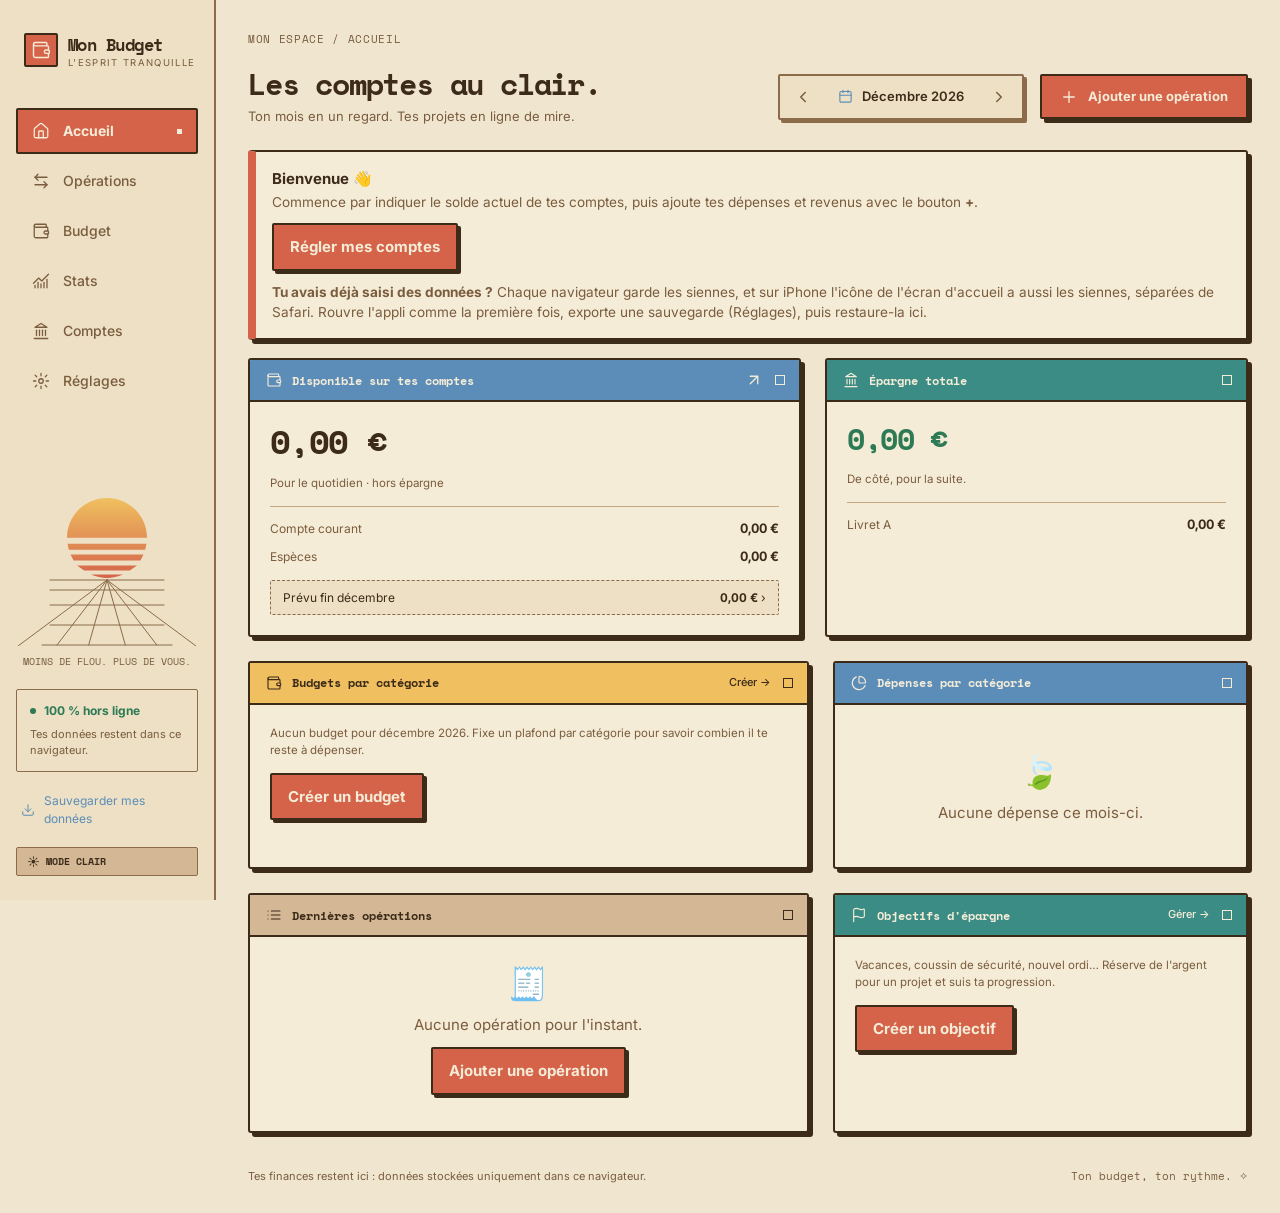
<file: index.html>
<!doctype html>
<html lang="fr">
<head>
  <meta charset="utf-8">
  <meta name="viewport" content="width=device-width, initial-scale=1, viewport-fit=cover">
  <title>Mon Budget</title>
  <meta name="description" content="Gestion de budget personnelle, hors ligne.">
  <meta name="theme-color" content="#f0e6d0" media="(prefers-color-scheme: light)">
  <meta name="theme-color" content="#1a1208" media="(prefers-color-scheme: dark)">
  <link rel="manifest" href="manifest.webmanifest">
  <link rel="icon" href="icons/icon.svg" type="image/svg+xml">
  <link rel="apple-touch-icon" href="icons/icon-192.png">
  <meta name="apple-mobile-web-app-capable" content="yes">
  <meta name="apple-mobile-web-app-status-bar-style" content="default">
  <link rel="preconnect" href="https://fonts.googleapis.com">
  <link rel="preconnect" href="https://fonts.gstatic.com" crossorigin>
  <link rel="stylesheet" href="https://fonts.googleapis.com/css2?family=Inter:wght@400;500;600;700&family=Space+Mono:wght@400;700&display=swap">
  <link rel="stylesheet" href="styles.css?v=7">
</head>
<body>
  <div class="app">
    <nav class="tabbar" aria-label="Navigation principale">
      <div class="brand">
        <span class="emblem" aria-hidden="true"><svg viewBox="0 0 24 24"><path d="M19 7V4a1 1 0 0 0-1-1H5a2 2 0 0 0 0 4h15a1 1 0 0 1 1 1v4h-3a2 2 0 0 0 0 4h3a1 1 0 0 0 1-1v-2a1 1 0 0 0-1-1" /><path d="M3 5v14a2 2 0 0 0 2 2h15a1 1 0 0 0 1-1v-4" /></svg></span>
        <span class="brand-txt"><strong>Mon Budget</strong><small>L'esprit tranquille</small></span>
      </div>
      <button data-view="home" class="tab">
        <svg viewBox="0 0 24 24" aria-hidden="true"><path d="M15 21v-8a1 1 0 0 0-1-1h-4a1 1 0 0 0-1 1v8" /><path d="M3 10a2 2 0 0 1 .709-1.528l7-5.999a2 2 0 0 1 2.582 0l7 5.999A2 2 0 0 1 21 10v9a2 2 0 0 1-2 2H5a2 2 0 0 1-2-2z" /></svg>
        <span>Accueil</span>
      </button>
      <button data-view="history" class="tab">
        <svg viewBox="0 0 24 24" aria-hidden="true"><path d="M8 3 4 7l4 4" /><path d="M4 7h16" /><path d="m16 21 4-4-4-4" /><path d="M20 17H4" /></svg>
        <span>Opérations</span>
      </button>
      <button data-view="plan" class="tab">
        <svg viewBox="0 0 24 24" aria-hidden="true"><path d="M19 7V4a1 1 0 0 0-1-1H5a2 2 0 0 0 0 4h15a1 1 0 0 1 1 1v4h-3a2 2 0 0 0 0 4h3a1 1 0 0 0 1-1v-2a1 1 0 0 0-1-1" /><path d="M3 5v14a2 2 0 0 0 2 2h15a1 1 0 0 0 1-1v-4" /></svg>
        <span>Budget</span>
      </button>
      <button data-view="stats" class="tab">
        <svg viewBox="0 0 24 24" aria-hidden="true"><path d="M12 16v5" /><path d="M16 14v7" /><path d="M20 10v11" /><path d="m22 3-8.646 8.646a.5.5 0 0 1-.708 0L9.354 8.354a.5.5 0 0 0-.707 0L2 15" /><path d="M4 18v3" /><path d="M8 14v7" /></svg>
        <span>Stats</span>
      </button>
      <button data-view="accounts" class="tab">
        <svg viewBox="0 0 24 24" aria-hidden="true"><path d="M3 22h18" /><path d="M6 18v-7" /><path d="M10 18v-7" /><path d="M14 18v-7" /><path d="M18 18v-7" /><path d="M12 2 20 7H4z" /></svg>
        <span>Comptes</span>
      </button>
      <button data-view="settings" class="tab tab-settings">
        <svg viewBox="0 0 24 24" aria-hidden="true"><circle cx="12" cy="12" r="3" /><path d="M12 2v3M12 19v3M4.2 4.2l2.1 2.1M17.7 17.7l2.1 2.1M2 12h3M19 12h3M4.2 19.8l2.1-2.1M17.7 6.3l2.1-2.1" /></svg>
        <span>Réglages</span>
      </button>

      <div class="side-foot">
        <figure class="sunset" aria-hidden="true">
          <svg viewBox="0 0 178 152">
            <defs><linearGradient id="sun-grad" x1="0" y1="4" x2="0" y2="84" gradientUnits="userSpaceOnUse"><stop offset="0" class="sun-a" /><stop offset="1" class="sun-b" /></linearGradient></defs>
            <path class="sun" d="M49 43.75C49 33.2 53.2 23.1 60.7 15.6 68.2 8.2 78.4 4 89 4s20.8 4.2 28.3 11.6c7.5 7.5 11.7 17.6 11.7 28.1H49ZM49.5 49.7h79l-1.3 6H50.8l-1.3-6Zm3 10.9h73l-3.1 6H55.6l-3.1-6Zm6.5 11h60l-7.2 5H66.2l-7.2-5Zm14 8.9h32c-10.7 4.6-21.3 4.6-32 0Z" />
            <path class="grid" d="M32 86H146M32 96H146M32 111H146M32 131H146M24 151H154M89 86 0 152M89 86 39 151M89 86 70.7 151M89 86 107.3 151M89 86 138.8 151M89 86 178 152" />
          </svg>
          <figcaption>Moins de flou. Plus de vous.</figcaption>
        </figure>
        <div class="local-box">
          <span class="local-state"><i></i>100 % hors ligne</span>
          <span class="local-note">Tes données restent dans ce navigateur.</span>
        </div>
        <button class="side-save" data-action="export">
          <svg viewBox="0 0 24 24" aria-hidden="true"><path d="M12 15V3" /><path d="M21 15v4a2 2 0 0 1-2 2H5a2 2 0 0 1-2-2v-4" /><path d="m7 10 5 5 5-5" /></svg>
          <span>Sauvegarder mes données</span>
        </button>
        <button class="theme-chip" data-action="theme-toggle" title="Changer de thème"><span class="theme-ico" aria-hidden="true"></span><span class="theme-label"></span></button>
      </div>
    </nav>

    <div class="main">
      <header class="topbar">
        <div class="top-text">
          <div class="crumb" aria-hidden="true">Mon espace / <span id="crumb">Accueil</span></div>
          <h1 id="title">Accueil</h1>
          <p id="subtitle" class="subtitle"></p>
        </div>
        <div class="top-tools">
          <div id="top-month"></div>
          <button class="top-add" data-action="open-add" title="Ajouter une opération (N)">
            <svg viewBox="0 0 24 24" aria-hidden="true"><path d="M12 5v14M5 12h14" /></svg>
            <span>Ajouter une opération</span>
          </button>
        </div>
        <button class="icon-btn topbar-settings" data-action="goto" data-view="settings" aria-label="Réglages">
          <svg viewBox="0 0 24 24" aria-hidden="true"><circle cx="12" cy="12" r="3" /><path d="M12 2v3M12 19v3M4.2 4.2l2.1 2.1M17.7 17.7l2.1 2.1M2 12h3M19 12h3M4.2 19.8l2.1-2.1M17.7 6.3l2.1-2.1" /></svg>
        </button>
      </header>
      <main id="view" class="view" tabindex="-1"></main>
      <footer class="page-foot">
        <span>Tes finances restent ici : données stockées uniquement dans ce navigateur.</span>
        <span class="mono">Ton budget, ton rythme. ✧</span>
      </footer>
    </div>

    <button id="fab" class="fab" aria-label="Ajouter une opération" title="Ajouter (N)">
      <svg viewBox="0 0 24 24" aria-hidden="true"><path d="M12 5v14M5 12h14" /></svg>
    </button>
  </div>

  <div id="sheet-root" class="sheet-root" hidden>
    <div class="sheet-backdrop" data-close></div>
    <section class="sheet" role="dialog" aria-modal="true" aria-labelledby="sheet-title">
      <div class="sheet-handle" aria-hidden="true"></div>
      <div id="sheet-body"></div>
    </section>
  </div>

  <div id="lock" class="lock" role="dialog" aria-modal="true" aria-label="Application verrouillée" hidden></div>

  <div id="toast" class="toast" role="status" aria-live="polite" hidden></div>

  <input id="import-file" type="file" accept="application/json,.json" hidden>
  <input id="csv-file" type="file" accept=".csv,text/csv,text/plain" hidden>

  <script src="plan.js?v=7"></script>
  <script src="stats.js?v=7"></script>
  <script src="csv.js?v=7"></script>
  <script src="lock.js?v=7"></script>
  <script src="app.js?v=7"></script>
</body>
</html>
</file>
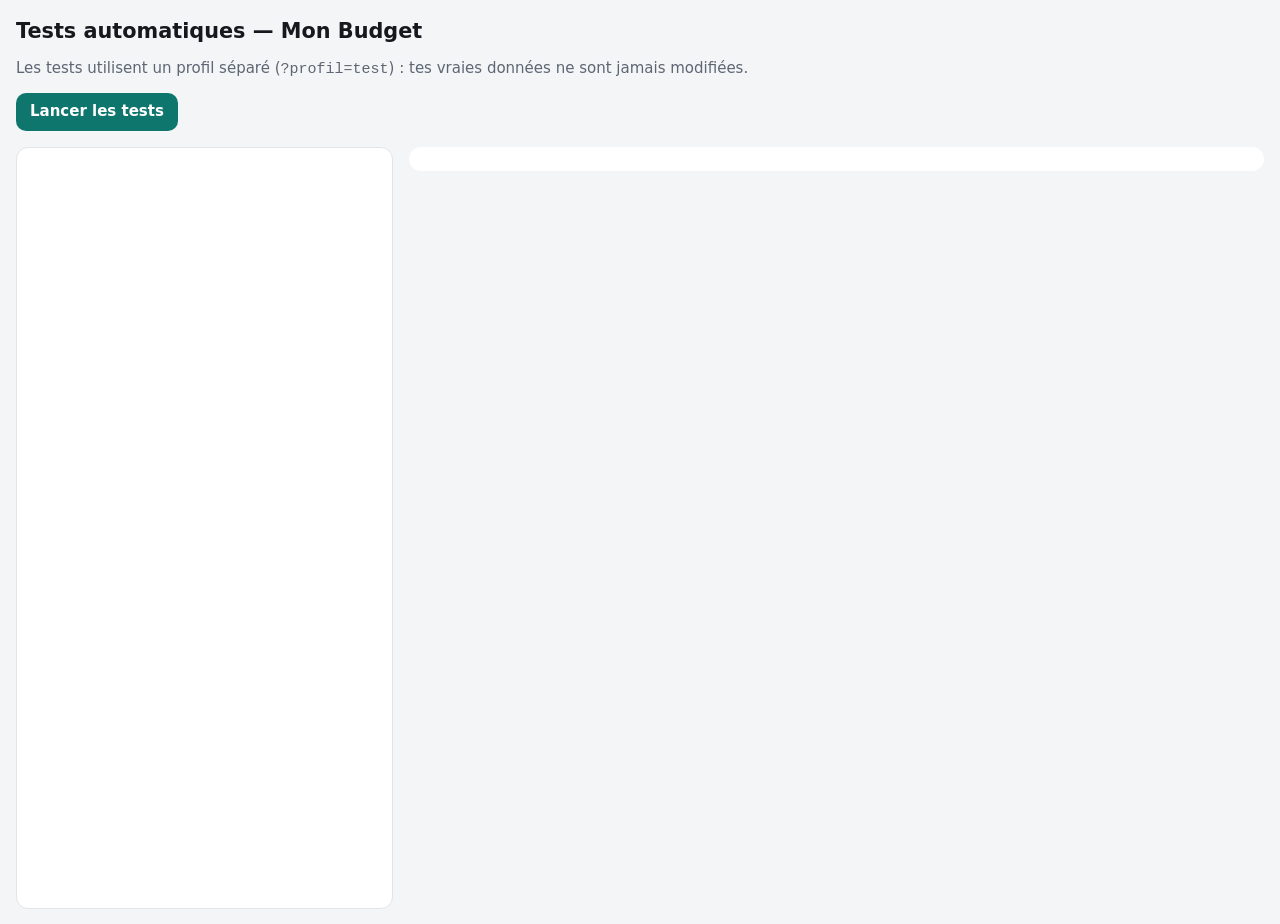
<file: tests/index.html>
<!doctype html>
<html lang="fr">
<head>
  <meta charset="utf-8">
  <meta name="viewport" content="width=device-width, initial-scale=1">
  <title>Tests Mon Budget</title>
  <style>
    :root { --bg: #f4f5f7; --surface: #fff; --text: #15181d; --text-2: #5d6673; --ok: #1b8a4c; --ko: #c23b32; --border: #e1e4e9; }
    @media (prefers-color-scheme: dark) {
      :root { --bg: #0e1116; --surface: #171b22; --text: #e9edf2; --text-2: #9aa4b2; --ok: #4ade80; --ko: #f87171; --border: #2a313d; }
    }
    body { margin: 0; background: var(--bg); color: var(--text); font: 15px/1.45 system-ui, sans-serif; }
    header { padding: 16px; display: flex; flex-wrap: wrap; align-items: center; gap: 12px; }
    h1 { margin: 0; font-size: 1.3rem; flex-basis: 100%; }
    p { margin: 0; color: var(--text-2); flex-basis: 100%; }
    button { font: inherit; padding: 8px 14px; border-radius: 10px; border: 0; background: #0f766e; color: #fff; font-weight: 700; cursor: pointer; }
    #summary { font-weight: 800; }
    .wrap { display: flex; flex-wrap: wrap; gap: 16px; padding: 0 16px 16px; align-items: flex-start; }
    iframe { border: 1px solid var(--border); border-radius: 12px; background: #fff; max-width: 100%; }
    ol { margin: 0; padding: 12px 12px 12px 36px; background: var(--surface); border-radius: 12px; flex: 1; min-width: 300px; max-height: 80vh; overflow: auto; }
    li { padding: 3px 0; }
    li.ok::marker { color: var(--ok); }
    li.ko { color: var(--ko); font-weight: 600; }
    li .err { display: block; font-weight: 400; font-size: .85rem; }
    li.group { list-style: none; margin: 10px 0 2px -20px; font-weight: 800; }
  </style>
</head>
<body>
  <header>
    <h1>Tests automatiques — Mon Budget</h1>
    <p>Les tests utilisent un profil séparé (<code>?profil=test</code>) : tes vraies données ne sont jamais modifiées.</p>
    <button id="run">Lancer les tests</button>
    <span id="summary"></span>
  </header>
  <div class="wrap">
    <iframe id="app" title="Application testée" width="375" height="760"></iframe>
    <ol id="results"></ol>
  </div>
  <script src="tests.js"></script>
</body>
</html>
</file>
<file: styles.css>
/* Mon Budget — styles (maquette Figma « Les comptes au clair », style fenêtres rétro) */
:root {
  --mono: "Space Mono", ui-monospace, "SFMono-Regular", Menlo, Consolas, monospace;
  --sans: Inter, system-ui, -apple-system, "Segoe UI", Roboto, sans-serif;

  --bg: #f0e6d0;          /* fond de page */
  --side: #ede0c4;        /* barre latérale */
  --surface: #f5ecd7;     /* fenêtres */
  --surface-2: #ede0c4;   /* champs, puces */
  --text: #3d2b1a;
  --text-2: #7a5c3e;
  --border: #c4a882;      /* séparateurs */
  --line: #8b6b4a;        /* contours secondaires */
  --ink: #3d2b1a;         /* contours des fenêtres et boutons */
  --ink-shadow: #3d2b1a;  /* ombre décalée */
  --track: #c4a882;       /* fond des jauges */
  --accent: #d4634a;
  --accent-soft: #f6d8c8;
  --on-accent: #f5ecd7;
  --income: #2d7a55;
  --expense: #c14030;
  --transfer: #5b8db8;
  --warn: #a8741a;
  --alert-bg: #fad9c8;
  --shadow: 4px 4px 0 var(--ink-shadow);
  --radius: 3px;
  --radius-sm: 2px;
  --tabbar-h: 64px;

  /* Barres de titre des fenêtres */
  --c-blue: #5b8db8;   --c-blue-ink: #f5ecd7;
  --c-teal: #3a8c85;   --c-teal-ink: #f5ecd7;
  --c-terra: #d4634a;  --c-terra-ink: #f5ecd7;
  --c-yellow: #f0c060; --c-yellow-ink: #3d2b1a;
  --c-tan: #d4b896;    --c-tan-ink: #3d2b1a;

  --series-1: #5b8db8; /* revenus */
  --series-2: #d4634a; /* dépenses */
  --grid: #e0d0b0;
  color-scheme: light;
}

@media (prefers-color-scheme: dark) {
  :root:not([data-theme="light"]) {
    --bg: #1a1208;
    --side: #221808;
    --surface: #2a1a0c;
    --surface-2: #362818;
    --text: #f5ecd7;
    --text-2: #c4a882;
    --border: #5a3d2b;
    --line: #5a3d2b;
    --ink: #5a3d2b;
    --ink-shadow: #5a3d2b;
    --track: #3d2818;
    --accent: #e8856a;
    --accent-soft: #4a1a10;
    --on-accent: #1a1208;
    --income: #5ecec6;
    --expense: #e8856a;
    --transfer: #7ab3d4;
    --warn: #e0b450;
    --alert-bg: #4a1a10;
    --c-blue: #7ab3d4;   --c-blue-ink: #1a1208;
    --c-teal: #5ecec6;   --c-teal-ink: #1a1208;
    --c-terra: #e8856a;  --c-terra-ink: #1a1208;
    --c-yellow: #c89a30; --c-yellow-ink: #1a1208;
    --c-tan: #5a3d2b;    --c-tan-ink: #f5ecd7;
    --series-1: #7ab3d4;
    --series-2: #e8856a;
    --grid: #3a2818;
    color-scheme: dark;
  }
}
:root[data-theme="dark"] {
  --bg: #1a1208;
  --side: #221808;
  --surface: #2a1a0c;
  --surface-2: #362818;
  --text: #f5ecd7;
  --text-2: #c4a882;
  --border: #5a3d2b;
  --line: #5a3d2b;
  --ink: #5a3d2b;
  --ink-shadow: #5a3d2b;
  --track: #3d2818;
  --accent: #e8856a;
  --accent-soft: #4a1a10;
  --on-accent: #1a1208;
  --income: #5ecec6;
  --expense: #e8856a;
  --transfer: #7ab3d4;
  --warn: #e0b450;
  --alert-bg: #4a1a10;
  --c-blue: #7ab3d4;   --c-blue-ink: #1a1208;
  --c-teal: #5ecec6;   --c-teal-ink: #1a1208;
  --c-terra: #e8856a;  --c-terra-ink: #1a1208;
  --c-yellow: #c89a30; --c-yellow-ink: #1a1208;
  --c-tan: #5a3d2b;    --c-tan-ink: #f5ecd7;
  --series-1: #7ab3d4;
  --series-2: #e8856a;
  --grid: #3a2818;
  color-scheme: dark;
}

* { box-sizing: border-box; }
html, body { margin: 0; min-height: 100%; }
body {
  background: var(--bg);
  color: var(--text);
  font: 15px/1.45 var(--sans);
  -webkit-font-smoothing: antialiased;
  -webkit-tap-highlight-color: transparent;
}
button, input, select, textarea { font: inherit; color: inherit; }
button { cursor: pointer; }
svg { fill: none; stroke: currentColor; stroke-width: 2; stroke-linecap: round; stroke-linejoin: round; }
h1, h2, h3 { font-family: var(--mono); }
.num { font-variant-numeric: tabular-nums; }
.mono { font-family: var(--mono); }
.pos { color: var(--income); }
.neg { color: var(--expense); }
:focus-visible { outline: 2px solid var(--accent); outline-offset: 2px; }

.app { max-width: 600px; margin: 0 auto; min-height: 100vh; position: relative; }

/* ---------- En-tête ---------- */
.topbar {
  display: grid; grid-template-columns: minmax(0, 1fr) auto; align-items: start; gap: 0 12px;
  padding: calc(env(safe-area-inset-top) + 16px) 16px 6px;
}
.top-text { min-width: 0; }
.crumb { font: 400 10px/1.4 var(--mono); letter-spacing: .06em; text-transform: uppercase; color: var(--text-2); }
.topbar h1 { margin: 2px 0 0; font-size: 1.45rem; line-height: 1.25; letter-spacing: -.04em; }
.subtitle { display: none; margin: 4px 0 0; font-size: 13px; color: var(--text-2); }
.topbar-settings { grid-column: 2; grid-row: 1; align-self: center; }
.top-tools { grid-column: 1 / -1; grid-row: 2; display: flex; align-items: center; gap: 16px; }
#top-month { flex: 1; min-width: 0; }
#top-month:empty { display: none; }
#top-month .month-switch { margin: 12px 0 4px; }
.top-add { display: none; }
.brand, .side-foot, .tab.tab-settings { display: none; }

.view { padding: 8px 16px 8px; outline: none; }
.page-foot {
  display: flex; flex-direction: column; align-items: center; gap: 4px; text-align: center;
  padding: 8px 16px calc(var(--tabbar-h) + 96px + env(safe-area-inset-bottom));
  font-size: 11px; color: var(--text-2);
}

/* ---------- Barre d'onglets (mobile) ---------- */
.tabbar {
  position: fixed; left: 0; right: 0; bottom: 0; z-index: 10;
  display: grid; grid-template-columns: repeat(5, 1fr);
  max-width: 600px; margin: 0 auto;
  height: calc(var(--tabbar-h) + env(safe-area-inset-bottom));
  padding-bottom: env(safe-area-inset-bottom);
  background: var(--side);
  border-top: 2px solid var(--ink);
}
.tab {
  border: 0; background: none; color: var(--text-2); position: relative;
  display: flex; flex-direction: column; align-items: center; justify-content: center; gap: 3px;
  font-size: .7rem; font-weight: 600;
}
.tab svg { width: 22px; height: 22px; stroke-width: 1.8; }
.tab span { white-space: nowrap; }
.tab[aria-current="page"] { color: var(--accent); font-weight: 700; }
.tab[aria-current="page"]::before {
  content: ""; position: absolute; top: -2px; left: 22%; right: 22%; height: 4px; background: var(--accent);
}

.fab {
  position: fixed; z-index: 11;
  right: max(16px, calc(50vw - 300px + 16px));
  bottom: calc(var(--tabbar-h) + 18px + env(safe-area-inset-bottom));
  width: 58px; height: 58px; border-radius: var(--radius); border: 2px solid var(--ink);
  background: var(--accent); color: var(--on-accent);
  box-shadow: 4px 4px 0 var(--ink-shadow);
  display: grid; place-items: center;
  transition: transform .12s ease, box-shadow .12s ease;
}
.fab:active { transform: translate(3px, 3px); box-shadow: 1px 1px 0 var(--ink-shadow); }
.fab svg { width: 26px; height: 26px; stroke-width: 2.4; }

/* ---------- Fenêtres et cartes ---------- */
.card {
  background: var(--surface); border: 2px solid var(--ink); border-radius: var(--radius);
  box-shadow: var(--shadow); padding: 16px; margin-bottom: 18px;
}
.win { padding: 0; display: flex; flex-direction: column; overflow: hidden; }
.win-bar {
  display: flex; align-items: center; gap: 10px; min-height: 42px; padding: 0 14px 0 16px;
  background: var(--bar); color: var(--bar-ink); border-bottom: 2px solid var(--ink);
}
.win-bar > svg { width: 16px; height: 16px; stroke-width: 1.7; flex: none; }
.win-bar h3 { margin: 0; flex: 1; min-width: 0; font-size: 12px; font-weight: 700; overflow: hidden; text-overflow: ellipsis; white-space: nowrap; }
.win-link { flex: none; background: none; border: 0; padding: 6px 2px; color: inherit; font-size: 11px; font-weight: 500; }
.win-link:hover { text-decoration: underline; }
.win-link.icon-only svg { width: 18px; height: 18px; stroke-width: 1.7; display: block; }
.win-ctl { flex: none; width: 10px; height: 10px; border: 1.5px solid currentColor; }
.win-body { padding: 18px 18px 20px; display: flex; flex-direction: column; gap: 14px; flex: 1; min-width: 0; }
.win-body > * { margin: 0; }
.note { margin: 0; font-size: 11.5px; color: var(--text-2); }
.note.tiny { font-size: 10.5px; }

.section-title {
  display: flex; align-items: center; justify-content: space-between;
  margin: 24px 2px 10px; font: 700 13px/1.3 var(--mono);
}
.section-title .link { font: 600 12.5px var(--sans); }
.muted { color: var(--text-2); }
.small { font-size: .85rem; }
.link { background: none; border: 0; padding: 0; color: var(--accent); font-weight: 600; }
.link:hover { text-decoration: underline; }
.empty { text-align: center; color: var(--text-2); padding: 24px 12px; }
.empty .big { font-size: 2rem; display: block; margin-bottom: 6px; }
.tip { border-left-width: 8px; border-left-color: var(--accent); }
.tip p { margin: 4px 0 10px; }

/* ---------- Sélecteur de mois ---------- */
.month-switch {
  display: flex; align-items: center; justify-content: space-between; gap: 8px;
  min-height: 46px; padding: 0 6px; margin-bottom: 16px;
  background: var(--side); border: 2px solid var(--line); border-radius: var(--radius-sm);
  box-shadow: 3px 3px 0 var(--line);
}
.month-switch .label { display: inline-flex; align-items: center; gap: 9px; font-weight: 600; font-size: 13px; text-transform: capitalize; }
.month-switch .label svg { width: 15px; height: 15px; color: var(--transfer); stroke-width: 1.8; }
.month-switch .icon-btn { border: 0; background: none; box-shadow: none; width: 34px; height: 34px; color: var(--text-2); }
.icon-btn {
  width: 38px; height: 38px; border-radius: var(--radius-sm); border: 2px solid var(--ink);
  background: var(--surface); color: var(--text);
  display: grid; place-items: center; flex: none;
}
.icon-btn svg { width: 18px; height: 18px; }
.icon-btn:disabled { opacity: .35; cursor: default; }

/* ---------- Accueil ---------- */
.home-row { display: flex; flex-direction: column; gap: 18px; margin-bottom: 18px; }
.home-row > .card, .home-stack > .card { margin: 0; min-width: 0; }
.home-stack { display: flex; flex-direction: column; gap: 18px; min-width: 0; }

.hero .amount { font: 700 30px/1.15 var(--mono); letter-spacing: -.05em; overflow-wrap: anywhere; }
.acc-lines { list-style: none; margin: 0; padding: 12px 0 0; display: grid; gap: 9px; border-top: 1px solid var(--border); }
.acc-lines li { display: flex; justify-content: space-between; align-items: baseline; gap: 12px; min-width: 0; font-size: 12px; color: var(--text-2); }
.acc-lines li .num { color: var(--text); font-weight: 700; font-size: 13px; white-space: nowrap; }
.hero-forecast {
  width: 100%; border: 1px dashed var(--line); border-radius: var(--radius-sm);
  background: var(--surface-2); color: inherit; padding: 8px 12px;
  display: flex; justify-content: space-between; gap: 8px; font-size: 12px; text-align: left;
}
.hero-forecast:hover { border-style: solid; }

.savings-head { border: 0; background: none; padding: 0; text-align: left; width: 100%; }
.savings-head .v { display: block; font: 700 28px/1.15 var(--mono); letter-spacing: -.05em; color: var(--income); overflow-wrap: anywhere; }

.flows { display: grid; grid-template-columns: 1fr 1fr; gap: 16px; }
.flows > div { display: grid; gap: 6px; min-width: 0; }
.flows .note { font-size: 12px; }
.flows .note b { font-weight: 400; margin-right: 2px; }
.flow-v { font-weight: 700; font-size: 19px; letter-spacing: -.01em; overflow-wrap: anywhere; }
.month-net { display: flex; justify-content: space-between; align-items: center; gap: 10px; padding-top: 14px; border-top: 1px solid var(--border); font-size: 12px; }
.month-net .v { font: 700 21px/1.2 var(--mono); letter-spacing: -.04em; white-space: nowrap; }

.budget-sum { display: flex; justify-content: space-between; align-items: flex-start; gap: 12px; }
.budget-sum > div { display: grid; gap: 4px; min-width: 0; }
.sum-v { font-size: 17px; }
.pill-alert {
  flex: none; padding: 5px 10px; border: 1px solid var(--expense); border-radius: var(--radius-sm);
  background: var(--alert-bg); color: var(--expense); font-size: 11px; font-weight: 700; white-space: nowrap;
}
.env-grid { list-style: none; margin: 0; padding: 0; display: grid; grid-template-columns: repeat(auto-fill, minmax(230px, 1fr)); gap: 20px 24px; }
.env { width: 100%; border: 0; background: none; padding: 0; text-align: left; display: block; }
.env-head, .env-foot { display: flex; justify-content: space-between; align-items: baseline; gap: 8px; }
.env-name { display: flex; align-items: center; gap: 5px; min-width: 0; font-size: 12px; }
.env-name i { width: 8px; height: 8px; flex: none; }
.env-name strong { font-weight: 600; }
.env .bar { margin: 7px 0; }
.env-foot { font-size: 11px; color: var(--text-2); }
.env-foot.over { color: var(--expense); }
.env-foot.over span:first-child { font-weight: 700; }
.env:hover strong { text-decoration: underline; }

.spend-total { display: flex; justify-content: space-between; align-items: baseline; gap: 10px; }
.spend-total .v { font: 700 24px/1.2 var(--mono); letter-spacing: -.04em; }

.ops-head, .op { display: grid; grid-template-columns: 54px minmax(0, 1fr) 112px minmax(0, 120px) 104px; gap: 12px; align-items: center; }
.ops-head { padding: 0 0 8px; font: 400 10px var(--mono); text-transform: uppercase; color: var(--text-2); }
.ops-head span:last-child, .op-amt { text-align: right; }
.ops { list-style: none; margin: 0; padding: 0; }
.op {
  width: 100%; min-height: 48px; padding: 6px 0; border: 0; border-top: 1px solid var(--border);
  background: none; text-align: left;
}
.op:hover .op-lib { text-decoration: underline; }
.op-date { font-size: 11px; color: var(--text-2); white-space: nowrap; }
.op-lib { font-size: 12.5px; font-weight: 600; }
.op-acc { font-size: 11px; color: var(--text-2); }
.op-amt { font-size: 12.5px; font-weight: 700; white-space: nowrap; }
.op-cat { min-width: 0; }
.tag {
  display: inline-block; max-width: 100%; overflow: hidden; text-overflow: ellipsis; white-space: nowrap; vertical-align: middle;
  padding: 3px 7px; border: 1px solid var(--tag); border-radius: var(--radius-sm); font-size: 10px; line-height: 1.2;
  background: color-mix(in srgb, var(--tag) 16%, var(--surface));
  color: color-mix(in srgb, var(--tag) 72%, var(--text));
}
.ops-foot { display: flex; justify-content: space-between; gap: 12px; padding-top: 12px; border-top: 1px solid var(--border); font-size: 10.5px; color: var(--text-2); }
.home-ops .win-body { padding-top: 12px; gap: 0; }
.home-ops .win-body > .empty { padding-top: 12px; }

.goals-home { list-style: none; margin: 0; padding: 0; display: grid; gap: 18px; }
.goal-home { width: 100%; border: 0; background: none; padding: 0; text-align: left; display: block; }
.goal-top { display: flex; align-items: center; gap: 12px; }
.goal-top .grow { gap: 3px; }
.goal-top strong { font-size: 13px; font-weight: 600; }
.goal-top .note { font-size: 12px; }
.sym {
  width: 34px; height: 34px; flex: none; display: grid; place-items: center; font-size: 17px;
  background: var(--surface-2); border: 1px solid var(--line); border-radius: var(--radius-sm);
}
.chev { color: var(--text-2); display: grid; }
.chev svg { width: 15px; height: 15px; }
.goal-home .bar { margin: 10px 0 8px; }
.goal-home:hover strong { text-decoration: underline; }
.free-line { display: flex; justify-content: space-between; align-items: baseline; gap: 10px; padding-top: 13px; border-top: 1px solid var(--border); }
.free-line strong { font-size: 13px; }
.home-upcoming .win-body { padding-top: 8px; padding-bottom: 10px; }

/* ---------- Anneau des dépenses ---------- */
.donut-wrap { display: grid; grid-template-columns: 140px minmax(0, 1fr); gap: 18px; align-items: center; }
.donut { width: 140px; height: 140px; position: relative; }
.donut svg { width: 100%; height: 100%; transform: rotate(-90deg); }
.donut circle { fill: none; stroke-width: 5; stroke-linecap: butt; }
.donut .center { position: absolute; inset: 0; display: grid; place-content: center; text-align: center; padding: 0 26px; }
.donut .center .v { font: 700 21px/1.2 var(--mono); letter-spacing: -.04em; }
.donut .center .k { font-size: 11px; color: var(--text-2); overflow: hidden; text-overflow: ellipsis; white-space: nowrap; }
.legend { list-style: none; margin: 0; padding: 0; display: grid; gap: 2px; min-width: 0; }
.legend button {
  width: 100%; display: grid; grid-template-columns: 8px auto minmax(0, 1fr) auto; gap: 7px; align-items: center;
  border: 0; background: none; padding: 4px 2px; border-radius: var(--radius-sm); text-align: left; font-size: 11.5px;
}
.legend button:hover { background: var(--surface-2); }
.legend .dot { width: 8px; height: 8px; }
.legend .idx { font: 400 10px var(--mono); color: var(--text-2); }
.legend .name { overflow: hidden; text-overflow: ellipsis; white-space: nowrap; }
.legend .v { font-weight: 600; }
@media (max-width: 380px) {
  .donut-wrap { grid-template-columns: 1fr; justify-items: center; }
  .legend { width: 100%; }
}

/* ---------- Listes d'opérations ---------- */
.tx-list { list-style: none; margin: 0; padding: 0; }
.tx {
  display: grid; grid-template-columns: 40px 1fr auto; gap: 12px; align-items: center;
  width: 100%; border: 0; background: none; padding: 10px 4px; text-align: left; border-radius: var(--radius-sm);
}
.tx:hover { background: var(--surface-2); }
.tx + .tx, li + li > .tx { border-top: 1px solid var(--border); border-radius: 0; }
.cat-ico {
  width: 40px; height: 40px; border-radius: var(--radius);
  display: grid; place-items: center; font-size: 1.2rem;
  border: 1px solid color-mix(in srgb, currentColor 45%, transparent);
}
.tx .main { min-width: 0; }
.tx .t1, .tx .t2 { display: block; }
.tx .t1 { font-weight: 600; overflow: hidden; text-overflow: ellipsis; white-space: nowrap; }
.tx .t2 { font-size: .8rem; color: var(--text-2); overflow: hidden; text-overflow: ellipsis; white-space: nowrap; }
.tx .amt { font-weight: 700; white-space: nowrap; }
.amt.income { color: var(--income); }
.amt.expense { color: var(--expense); }
.amt.transfer { color: var(--text-2); }
.tx .amt.expense { color: var(--text); }
.day-head {
  display: flex; justify-content: space-between; align-items: baseline;
  margin: 18px 4px 6px; font: 700 11.5px var(--mono); color: var(--text-2);
}

/* ---------- Comptes ---------- */
.acc {
  display: grid; grid-template-columns: 40px 1fr auto; gap: 12px; align-items: center;
  width: 100%; border: 0; background: none; text-align: left; padding: 10px 4px; border-radius: var(--radius-sm);
}
.acc:hover { background: var(--surface-2); }
li + li > .acc { border-top: 1px solid var(--border); border-radius: 0; }
.acc .bal { font-weight: 700; }
.acc .bal.neg { color: var(--expense); }

/* Carte de total (comptes, épargne) hors accueil */
.hero:not(.win) { border-top-width: 10px; border-top-color: var(--c-blue); }
.hero .label { font-size: .85rem; font-weight: 600; color: var(--text-2); }
.hero:not(.win) .amount { margin: 4px 0 12px; }
.hero-grid { display: grid; grid-template-columns: repeat(3, 1fr); gap: 8px; }
.hero-grid > div { background: var(--surface-2); border: 1px solid var(--border); border-radius: var(--radius-sm); padding: 8px 10px; min-width: 0; }
.hero-grid .k { font-size: .72rem; color: var(--text-2); font-weight: 600; }
.hero-grid .v { font-weight: 700; font-size: .98rem; white-space: nowrap; overflow: hidden; text-overflow: ellipsis; }
@media (max-width: 440px) {
  .hero-grid { grid-template-columns: 1fr 1fr; }
  .hero-grid > div:last-child { grid-column: 1 / -1; display: flex; justify-content: space-between; align-items: baseline; }
}

/* ---------- Recherche et filtres ---------- */
.search {
  display: flex; align-items: center; gap: 8px;
  background: var(--surface); border: 2px solid var(--ink); border-radius: var(--radius-sm); padding: 0 12px; margin-bottom: 12px;
}
.search svg { width: 18px; height: 18px; color: var(--text-2); flex: none; }
.search input { border: 0; background: none; outline: none; padding: 10px 0; width: 100%; }
.chips { display: flex; gap: 8px; overflow-x: auto; padding: 0 4px 6px 0; margin-bottom: 8px; scrollbar-width: none; }
.chips::-webkit-scrollbar { display: none; }
.chip {
  flex: none; border: 1px solid var(--line); background: var(--surface); border-radius: var(--radius-sm);
  padding: 6px 12px; font-size: .82rem; font-weight: 600; color: var(--text-2);
}
.chip[aria-pressed="true"] { background: var(--accent); border-color: var(--ink); color: var(--on-accent); }
.filters { display: grid; grid-template-columns: 1fr 1fr; gap: 10px; }
.filters .full { grid-column: 1 / -1; }
.summary-row { display: flex; justify-content: space-between; gap: 8px; font-size: .85rem; color: var(--text-2); margin: 6px 4px 0; }

/* ---------- Formulaires ---------- */
.field { display: grid; gap: 5px; margin-bottom: 12px; }
.field > span { font: 700 11px var(--mono); color: var(--text-2); }
.input, select.input, textarea.input {
  width: 100%; border: 2px solid var(--line); background: var(--surface);
  border-radius: var(--radius-sm); padding: 9px 12px; outline: none; min-height: 42px;
}
.input:focus { border-color: var(--accent); }
.row2 { display: grid; grid-template-columns: 1fr 1fr; gap: 10px; }
.btn {
  border: 2px solid var(--ink); border-radius: var(--radius-sm); padding: 11px 16px; font-weight: 700;
  background: var(--surface-2); color: var(--text);
  transition: transform .1s ease, box-shadow .1s ease;
}
.btn.primary { background: var(--accent); color: var(--on-accent); box-shadow: 3px 3px 0 var(--ink-shadow); }
.btn.primary:active { transform: translate(2px, 2px); box-shadow: 1px 1px 0 var(--ink-shadow); }
.btn.danger { background: none; color: var(--expense); border-color: var(--expense); }
.btn.block { width: 100%; }
.btn:disabled { opacity: .45; cursor: default; }
.btn-row { display: flex; gap: 10px; margin-top: 8px; }
.btn-row .btn { flex: 1; }
.win-body > .btn { align-self: flex-start; }

/* ---------- Listes des réglages ---------- */
.list { list-style: none; margin: 0; padding: 0; }
.list-item {
  width: 100%; display: flex; align-items: center; gap: 12px; justify-content: space-between;
  border: 0; background: none; padding: 12px 4px; text-align: left; border-radius: var(--radius-sm);
}
.list-item:hover { background: var(--surface-2); }
li + li > .list-item { border-top: 1px solid var(--border); border-radius: 0; }
.list-item .left { display: flex; align-items: center; gap: 12px; min-width: 0; }
.seg { display: flex; background: var(--surface-2); border: 2px solid var(--ink); border-radius: var(--radius); padding: 3px; gap: 3px; }
.seg button {
  flex: 1; border: 0; background: none; border-radius: var(--radius-sm); padding: 8px 6px; font-weight: 700; font-size: .88rem; color: var(--text-2);
}
.seg button[aria-pressed="true"] { background: var(--accent); color: var(--on-accent); }
.seg button[data-type="expense"][aria-pressed="true"] { background: var(--expense); color: var(--on-accent); }
.seg button[data-type="income"][aria-pressed="true"] { background: var(--income); color: var(--on-accent); }
.seg button[data-type="transfer"][aria-pressed="true"] { background: var(--transfer); color: var(--on-accent); }

/* ---------- Fenêtres modales ---------- */
.sheet-root { position: fixed; inset: 0; z-index: 50; }
.sheet-root[hidden] { display: none; }
.sheet-backdrop { position: absolute; inset: 0; background: rgba(26, 18, 8, .5); animation: fade .18s ease; }
.sheet {
  position: absolute; left: 0; right: 0; bottom: 0; margin: 0 auto; max-width: 600px;
  max-height: 94vh; overflow-y: auto; overscroll-behavior: contain;
  background: var(--surface); border: 2px solid var(--ink); border-bottom: 0; border-radius: 6px 6px 0 0;
  padding: 8px 16px calc(16px + env(safe-area-inset-bottom));
  animation: up .22s cubic-bezier(.2, .8, .2, 1);
}
.sheet-handle { width: 40px; height: 5px; border-radius: 2px; background: var(--border); margin: 0 auto 10px; }
.sheet h2 { margin: 0 0 12px; font-size: 1.1rem; outline: none; }
.sheet .btn-row {
  position: sticky; bottom: calc(-16px - env(safe-area-inset-bottom)); z-index: 1;
  background: var(--surface); margin: 8px -16px 0; padding: 10px 16px calc(16px + env(safe-area-inset-bottom));
}
.sheet > div > .btn-row:last-child { margin-bottom: calc(-16px - env(safe-area-inset-bottom)); }
.sheet-head { display: flex; align-items: center; justify-content: space-between; gap: 8px; margin-bottom: 12px; }
.sheet-head h2 { margin: 0; }
@keyframes up { from { transform: translateY(40px); opacity: 0; } to { transform: none; opacity: 1; } }
@keyframes fade { from { opacity: 0; } to { opacity: 1; } }
@media (prefers-reduced-motion: reduce) { .sheet, .sheet-backdrop { animation: none; } }

/* ---------- Ajout express ---------- */
.amount-display {
  text-align: center; font: 700 2.2rem/1.2 var(--mono); letter-spacing: -.05em;
  margin: 6px 0 2px; min-height: 3rem; word-break: break-all;
}
.amount-display.expense { color: var(--expense); }
.amount-display.income { color: var(--income); }
.amount-display.transfer { color: var(--transfer); }
.cat-grid {
  display: grid; grid-template-columns: repeat(auto-fill, minmax(72px, 1fr)); gap: 6px;
  margin: 4px 0 8px; max-height: 150px; overflow-y: auto;
}
.cat-btn {
  border: 2px solid transparent; background: none; border-radius: var(--radius); padding: 6px 2px;
  display: grid; justify-items: center; gap: 3px; font-size: .72rem; font-weight: 600; color: var(--text-2);
}
.cat-btn .cat-ico { width: 36px; height: 36px; font-size: 1.1rem; }
.cat-btn span:last-child { max-width: 100%; overflow: hidden; text-overflow: ellipsis; white-space: nowrap; }
.cat-btn[aria-pressed="true"] { border-color: var(--ink); color: var(--text); background: var(--accent-soft); }
.keypad { display: grid; grid-template-columns: repeat(3, 1fr); gap: 6px; margin: 8px 0 0; }
.key {
  border: 1px solid var(--border); background: var(--surface-2); border-radius: var(--radius-sm); height: clamp(40px, 6vh, 52px);
  font: 700 1.3rem var(--mono); display: grid; place-items: center;
}
.key:active { background: var(--border); }
.key svg { width: 24px; height: 24px; }
.meta-row { display: grid; grid-template-columns: 1fr 1fr; gap: 8px; }
.meta-row .input { min-height: 40px; padding: 8px 10px; font-size: .9rem; }

/* ---------- Couleurs et icônes ---------- */
.swatches { display: flex; flex-wrap: wrap; gap: 8px; }
.swatch { width: 32px; height: 32px; border-radius: var(--radius-sm); border: 3px solid transparent; outline: 1px solid var(--line); }
.swatch[aria-pressed="true"] { border-color: var(--surface); outline: 2px solid var(--ink); }
.emoji-grid { display: grid; grid-template-columns: repeat(auto-fill, minmax(40px, 1fr)); gap: 4px; max-height: 136px; overflow-y: auto; }
.emoji-grid button { border: 2px solid transparent; background: var(--surface-2); border-radius: var(--radius-sm); height: 40px; font-size: 1.2rem; }
.emoji-grid button[aria-pressed="true"] { border-color: var(--accent); }

/* ---------- Message bref ---------- */
.toast {
  position: fixed; left: 50%; transform: translateX(-50%); z-index: 60;
  bottom: calc(var(--tabbar-h) + 92px + env(safe-area-inset-bottom));
  background: var(--text); color: var(--bg); padding: 10px 16px; border-radius: var(--radius-sm);
  font-weight: 600; font-size: .9rem; box-shadow: 3px 3px 0 var(--accent);
  display: flex; gap: 14px; align-items: center; max-width: calc(100vw - 32px);
}
.toast[hidden] { display: none; }
.toast button { background: none; border: 0; color: var(--accent); font-weight: 800; padding: 0; }

/* ---------- Budgets, épargne, récurrents ---------- */
.grow { flex: 1; min-width: 0; display: grid; gap: 4px; }
.ellipsis { overflow: hidden; text-overflow: ellipsis; white-space: nowrap; min-width: 0; }
.row-between { display: flex; justify-content: space-between; align-items: baseline; gap: 8px; }
.row-center { display: flex; align-items: center; justify-content: center; gap: 10px; }
.bar { height: 10px; border-radius: var(--radius-sm); background: var(--track); overflow: hidden; margin: 6px 0 4px; }
.bar > span { display: block; height: 100%; border-radius: var(--radius-sm); transition: width .3s ease; }
@media (prefers-reduced-motion: reduce) { .bar > span { transition: none; } }

.stat-grid { display: grid; grid-template-columns: repeat(3, 1fr); gap: 8px; }
.stat-grid > div { min-width: 0; }
.stat-grid .k { font: 700 10.5px var(--mono); color: var(--text-2); }
.stat-grid .v { font-weight: 700; font-size: 1rem; overflow-wrap: anywhere; }
@media (max-width: 400px) {
  .stat-grid { grid-template-columns: 1fr 1fr; }
  .stat-grid > div:last-child { grid-column: 1 / -1; }
}

.budget-row, .goal-main {
  width: 100%; display: flex; gap: 12px; align-items: center;
  border: 0; background: none; padding: 12px 4px; text-align: left; border-radius: var(--radius-sm);
}
.budget-row:hover, .goal-main:hover, .alert-row:hover { background: var(--surface-2); }
li + li > .budget-row { border-top: 1px solid var(--border); border-radius: 0; }
.goal { display: flex; align-items: center; gap: 6px; }
li.goal + li.goal { border-top: 1px solid var(--border); }
.goal-main { flex: 1; min-width: 0; }
.small-btn { width: 34px; height: 34px; font-size: 1.1rem; font-weight: 700; color: var(--accent); }

.alert-row {
  width: 100%; display: flex; justify-content: space-between; gap: 8px;
  border: 0; background: none; padding: 8px 4px 0; font-size: .9rem; text-align: left; border-radius: var(--radius-sm);
}
.date-pill {
  flex: none; font: 700 11px var(--mono); padding: 4px 7px; border-radius: var(--radius-sm);
  background: var(--accent-soft); color: var(--text); border: 1px solid var(--border);
}
.tx.paused { opacity: .5; }

.toggle { display: flex; gap: 12px; align-items: flex-start; margin: 4px 0 12px; cursor: pointer; }
.toggle input { width: 20px; height: 20px; margin: 2px 0 0; accent-color: var(--accent); flex: none; }
.dup-toggle { margin-bottom: 18px; padding: 12px 14px; }
.cat-style { background: var(--surface-2); border: 1px solid var(--border); border-radius: var(--radius-sm); padding: 10px 12px; }
.cat-style summary { cursor: pointer; font-size: .9rem; }
.cat-style .emoji-grid button { background: var(--surface); }

/* Saisie d'un solde avec signe (+ / −) */
.input-sign { display: flex; gap: 8px; }
.input-sign .input { flex: 1; min-width: 0; }
.sign-btn {
  flex: none; width: 46px; border-radius: var(--radius-sm); border: 2px solid var(--line);
  background: var(--surface-2); font-size: 1.3rem; font-weight: 800; color: var(--income);
}
.sign-btn.neg { color: var(--expense); border-color: var(--expense); }

/* ---------- Statistiques ---------- */
.dash { display: block; }
.kpis { display: grid; grid-template-columns: 1fr 1fr; gap: 12px; margin-bottom: 6px; }
.kpis .card { margin: 0; }
.kpi .k { font: 700 10.5px var(--mono); color: var(--text-2); }
.kpi .v { font: 700 1.15rem/1.3 var(--mono); letter-spacing: -.04em; margin: 2px 0; overflow-wrap: anywhere; }
.kpi .s { font-size: .75rem; color: var(--text-2); }
.stats-grid { margin-top: 18px; }
.chart-head { display: flex; justify-content: space-between; align-items: baseline; gap: 8px; flex-wrap: wrap; margin-bottom: 8px; }
.chart-head h3 { margin: 0; font-size: .95rem; }
.viz-legend { display: flex; gap: 12px; font-size: .8rem; color: var(--text-2); }
.viz-legend span { display: inline-flex; align-items: center; gap: 6px; }
.viz-legend i, .viz-tip i { width: 10px; height: 10px; border-radius: 1px; display: inline-block; }
.viz-tip i { margin-right: 6px; vertical-align: -1px; }
.chart { width: 100%; position: relative; overflow: hidden; }
.chart svg { display: block; fill: none; stroke: none; }
.chart svg * { stroke: none; }
.chart .grid { stroke: var(--grid); stroke-width: 1; }
.chart .baseline { stroke: var(--text-2); stroke-width: 1; opacity: .5; }
.chart .axis { font-size: 11px; fill: var(--text-2); font-family: var(--sans); }
.chart .axis.strong { fill: var(--text); font-weight: 700; }
.chart .hit { fill: transparent; }
.chart .hov.on .hit { fill: var(--text); fill-opacity: .06; }
.chart .line { fill: none; stroke: var(--series-1); stroke-width: 2; stroke-linejoin: round; }
.chart .pt { fill: var(--series-1); stroke: var(--surface); stroke-width: 2; opacity: 0; }
.chart .pt.last, .chart .hov.on .pt { opacity: 1; }
.chart .xhair { stroke: var(--text-2); stroke-width: 1; stroke-dasharray: 3 3; opacity: 0; }
.chart .hov.on .xhair { opacity: .7; }
.viz-tip {
  position: fixed; z-index: 70; pointer-events: none; max-width: 240px;
  background: var(--surface); color: var(--text); border: 2px solid var(--ink);
  box-shadow: 3px 3px 0 var(--ink-shadow); border-radius: var(--radius-sm); padding: 8px 10px;
  font-size: .82rem; line-height: 1.5; font-variant-numeric: tabular-nums;
}
.viz-tip[hidden] { display: none; }
.table-view { margin-top: 8px; font-size: .85rem; }
.table-view summary { cursor: pointer; color: var(--accent); font-weight: 600; }
.table-view table { width: 100%; border-collapse: collapse; margin-top: 8px; }
.table-view th, .table-view td { text-align: right; padding: 5px 4px; border-top: 1px solid var(--border); }
.table-view th:first-child, .table-view td:first-child { text-align: left; }
.forecast-line { display: flex; justify-content: space-between; align-items: center; gap: 10px; padding: 6px 0; }
.forecast-line.total { border-top: 1px solid var(--border); margin-top: 4px; padding-top: 10px; font-weight: 800; font-size: 1.05rem; }
.cat-cmp {
  width: 100%; display: flex; gap: 12px; align-items: center; border: 0; background: none;
  padding: 10px 4px; text-align: left; border-radius: var(--radius-sm);
}
.cat-cmp:hover { background: var(--surface-2); }
li + li > .cat-cmp { border-top: 1px solid var(--border); border-radius: 0; }
.cmp-bars { display: block; height: 7px; border-radius: 1px; }
.cmp-bars > span { display: block; height: 100%; border-radius: 1px; min-width: 2px; }
.cmp-bars.avg { height: 4px; margin-top: 3px; }
.cmp-bars.avg > span { background: var(--text-2); opacity: .45; }

/* ---------- Import CSV ---------- */
.settings-btns { display: grid; grid-template-columns: 1fr 1fr; gap: 8px; }
.settings-btns .btn { font-size: .88rem; text-align: left; }
@media (max-width: 420px) { .settings-btns { grid-template-columns: 1fr; } }
.csv-map { box-shadow: none; border-width: 1px; background: var(--surface-2); padding: 10px 12px; margin: 0 0 6px; }
.csv-map summary { cursor: pointer; }
.csv-map .input { background: var(--surface); }
.csv-rows { list-style: none; margin: 0; padding: 0; }
.csv-rows li { display: flex; gap: 10px; align-items: flex-start; padding: 8px 2px; border-top: 1px solid var(--border); }
.csv-rows li.dup { opacity: .55; }
.csv-rows input[type="checkbox"] { width: 20px; height: 20px; margin-top: 2px; accent-color: var(--accent); flex: none; }
.csv-main { flex: 1; min-width: 0; display: grid; gap: 4px; }
.input.mini { min-height: 30px; padding: 3px 8px; font-size: .8rem; width: auto; max-width: 55%; }

/* ---------- Verrouillage ---------- */
.lock {
  position: fixed; inset: 0; z-index: 100; background: var(--bg);
  display: grid; place-items: center; padding: 24px 16px;
}
.lock[hidden] { display: none; }
.lock-box, .pin-sheet { width: 100%; max-width: 320px; margin: 0 auto; text-align: center; }
.lock-box img { border-radius: var(--radius); border: 2px solid var(--ink); }
.lock-box h2 { margin: 10px 0 2px; }
.pin-dots { display: flex; justify-content: center; gap: 14px; margin: 14px 0 18px; }
.pin-dots span { width: 14px; height: 14px; border-radius: 2px; border: 2px solid var(--text-2); }
.pin-dots span.on { background: var(--accent); border-color: var(--ink); }
.pin-dots.shake { animation: shake .35s; }
@keyframes shake { 25% { transform: translateX(-8px); } 75% { transform: translateX(8px); } }
@media (prefers-reduced-motion: reduce) { .pin-dots.shake { animation: none; } }
.pin-pad .key { height: 56px; }
body.is-locked { overflow: hidden; }

/* ---------- Tablette ---------- */
@media (min-width: 640px) {
  .kpis { grid-template-columns: repeat(4, 1fr); }
  .app, .tabbar { max-width: 720px; }
  .fab { right: max(16px, calc(50vw - 360px + 16px)); }
  .subtitle { display: block; }
  .topbar h1 { font-size: 1.7rem; }
}

/* Petits écrans : opérations de l'accueil sur deux lignes */
@media (max-width: 639px) {
  .ops-head { display: none; }
  .op {
    grid-template-columns: minmax(0, 1fr) auto; grid-template-areas: "lib amt" "cat date"; gap: 5px 12px; padding: 9px 0;
  }
  .op-lib { grid-area: lib; }
  .op-amt { grid-area: amt; }
  .op-cat { grid-area: cat; }
  .op-date { grid-area: date; text-align: right; }
  .op-acc { display: none; }
  .ops-foot { flex-direction: column; gap: 4px; }
  .win-body { padding: 16px; }
}

/* ---------- Ordinateur : barre latérale, fenêtres en colonnes ---------- */
@media (min-width: 960px) {
  .app { max-width: none; display: grid; grid-template-columns: 216px minmax(0, 1fr); align-items: start; }
  .tabbar {
    position: sticky; top: 0; bottom: auto; left: auto; right: auto; height: 100vh; max-width: none; margin: 0;
    display: flex; flex-direction: column; gap: 4px; padding: 32px 16px 24px; overflow-y: auto;
    border-top: 0; border-right: 2px solid var(--line); background: var(--side);
  }
  .brand { display: flex; align-items: center; gap: 10px; padding: 0 0 36px 8px; }
  .emblem {
    width: 34px; height: 34px; flex: none; display: grid; place-items: center;
    background: var(--accent); color: var(--on-accent); border: 2px solid var(--ink); border-radius: var(--radius-sm);
  }
  .emblem svg { width: 20px; height: 20px; stroke-width: 1.7; }
  .brand-txt { display: grid; line-height: 1.2; }
  .brand-txt strong { font: 700 17px var(--mono); letter-spacing: -.03em; }
  .brand-txt small { font-size: 9.5px; letter-spacing: .14em; text-transform: uppercase; color: var(--text-2); }
  .tab, .tab.tab-settings {
    display: flex; flex-direction: row; justify-content: flex-start; align-items: center; gap: 13px; flex: none;
    min-height: 46px; padding: 0 14px; border: 2px solid transparent; border-radius: var(--radius-sm);
    font-size: 14px; font-weight: 500;
  }
  .tab svg { width: 18px; height: 18px; stroke-width: 1.7; }
  .tab:hover { background: var(--surface-2); color: var(--text); }
  .tab[aria-current="page"] { background: var(--accent); border-color: var(--ink); color: var(--on-accent); font-weight: 700; }
  .tab[aria-current="page"]::before { display: none; }
  .tab[aria-current="page"]::after { content: ""; width: 5px; height: 5px; margin-left: auto; background: var(--on-accent); }

  .side-foot { display: flex; flex-direction: column; gap: 20px; margin-top: auto; padding-top: 28px; }
  .sunset { margin: 0; display: grid; gap: 8px; justify-items: center; }
  .sunset svg { width: 100%; max-width: 178px; height: auto; display: block; }
  .sunset .sun { stroke: none; fill: url(#sun-grad); }
  .sunset .sun-a { stop-color: #f0c060; }
  .sunset .sun-b { stop-color: var(--accent); }
  .sunset .grid { stroke: var(--line); stroke-width: 1; fill: none; }
  .sunset figcaption { font: 400 10px var(--mono); text-transform: uppercase; color: var(--text-2); text-align: center; }
  .local-box { display: grid; gap: 8px; padding: 12px 13px; border: 1px solid var(--line); border-radius: var(--radius-sm); }
  .local-state { display: flex; align-items: center; gap: 8px; color: var(--income); font-weight: 700; font-size: 12px; }
  .local-state i { width: 6px; height: 6px; border-radius: 50%; background: var(--income); }
  .local-note { font-size: 11px; color: var(--text-2); }
  .side-save {
    display: flex; align-items: center; gap: 9px; border: 0; background: none; padding: 0 5px;
    color: var(--transfer); font-size: 12px; text-align: left;
  }
  .side-save svg { width: 14px; height: 14px; stroke-width: 1.7; flex: none; }
  .side-save:hover span { text-decoration: underline; }
  .theme-chip {
    display: flex; align-items: center; gap: 6px; padding: 6px 10px;
    background: var(--c-tan); color: var(--text); border: 1px solid var(--line); border-radius: var(--radius-sm);
    font: 700 10px var(--mono); text-transform: uppercase; text-align: left;
  }
  .theme-chip .theme-ico { font: 400 12px var(--sans); }

  .fab, .topbar-settings { display: none; }
  .app > .main { min-width: 0; min-height: 100vh; display: flex; flex-direction: column; }
  .topbar { grid-template-columns: minmax(0, 1fr) auto; align-items: end; gap: 16px 24px; padding: 32px 32px 0; max-width: 1240px; width: 100%; }
  .crumb { font-size: 11px; margin-bottom: 18px; }
  .topbar h1 { font-size: 30px; letter-spacing: -.04em; margin: 0; }
  .top-tools { grid-column: 2; grid-row: 1; padding-bottom: 6px; }
  #top-month { flex: none; }
  #top-month .month-switch { margin: 0; gap: 18px; min-width: 204px; }
  .top-add {
    display: flex; align-items: center; gap: 10px; padding: 11px 18px;
    background: var(--accent); color: var(--on-accent); border: 2px solid var(--ink); border-radius: var(--radius-sm);
    box-shadow: 4px 4px 0 var(--ink-shadow); font-weight: 700; font-size: 13px; white-space: nowrap;
    transition: transform .1s ease, box-shadow .1s ease;
  }
  .top-add svg { width: 18px; height: 18px; stroke-width: 1.8; }
  .top-add:active { transform: translate(3px, 3px); box-shadow: 1px 1px 0 var(--ink-shadow); }
  .view { padding: 24px 32px 8px; max-width: 1240px; width: 100%; flex: 1; }
  body:not([data-view="home"]) .view { max-width: 1120px; }
  .page-foot { flex-direction: row; justify-content: space-between; text-align: left; padding: 4px 32px 28px; max-width: 1240px; width: 100%; }
  .toast { bottom: 28px; }

  .home-row { flex-direction: row; flex-wrap: wrap; gap: 24px; margin-bottom: 24px; align-items: stretch; }
  .r1 > .hero { flex: 400 1 300px; }
  .r1 > .savings-card { flex: 288 1 240px; }
  .r1 > .recap { flex: 424 1 300px; }
  .r2 > .home-budgets, .r3 > .home-ops { flex: 700 1 440px; }
  .r2 > .home-spend, .r3 > .home-stack { flex: 436 1 340px; }
  .home-stack { gap: 24px; }
  .home-stack > .home-goals { flex: 1; }
  .hero .amount { font-size: 34px; }
  .savings-head .v { font-size: 30px; }
  .win-body { padding: 20px; }
  .home-ops .win-body { padding: 12px 20px; }

  .dash { display: grid; grid-template-columns: minmax(0, 1.05fr) minmax(0, 1fr); gap: 0 24px; align-items: start; }
  .stats-grid { display: grid; grid-template-columns: 1fr 1fr; gap: 0 24px; align-items: start; }
  .filters { grid-template-columns: repeat(4, 1fr); }
  .filters .field.full { grid-column: span 2; }
  .filters .btn.full { grid-column: 1 / -1; }
  .hero-grid { grid-template-columns: repeat(3, 1fr); }
  .hero-grid > div:last-child { grid-column: auto; display: block; }

  .sheet {
    top: 50%; bottom: auto; left: 50%; right: auto; width: min(520px, calc(100vw - 48px));
    transform: translate(-50%, -50%); border-bottom: 2px solid var(--ink); border-radius: var(--radius); max-height: 90vh;
    box-shadow: 6px 6px 0 var(--ink-shadow); padding: 18px 22px 0; animation: pop .18s ease;
  }
  .sheet.wide { width: min(760px, calc(100vw - 48px)); }
  .sheet-handle { display: none; }
  .sheet .btn-row { bottom: 0; margin: 8px -22px 0; padding: 12px 22px 18px; }
  .sheet > div > .btn-row:last-child { margin-bottom: 0; }
  .key { height: 46px; }
  .cat-grid { max-height: 190px; }
}
@media (min-width: 960px) and (max-height: 760px) {
  .sunset { display: none; }
}
@media (min-width: 960px) and (prefers-reduced-motion: reduce) { .sheet { animation: none; } }
@keyframes pop { from { opacity: 0; transform: translate(-50%, -48%) scale(.98); } to { opacity: 1; transform: translate(-50%, -50%); } }
</file>
